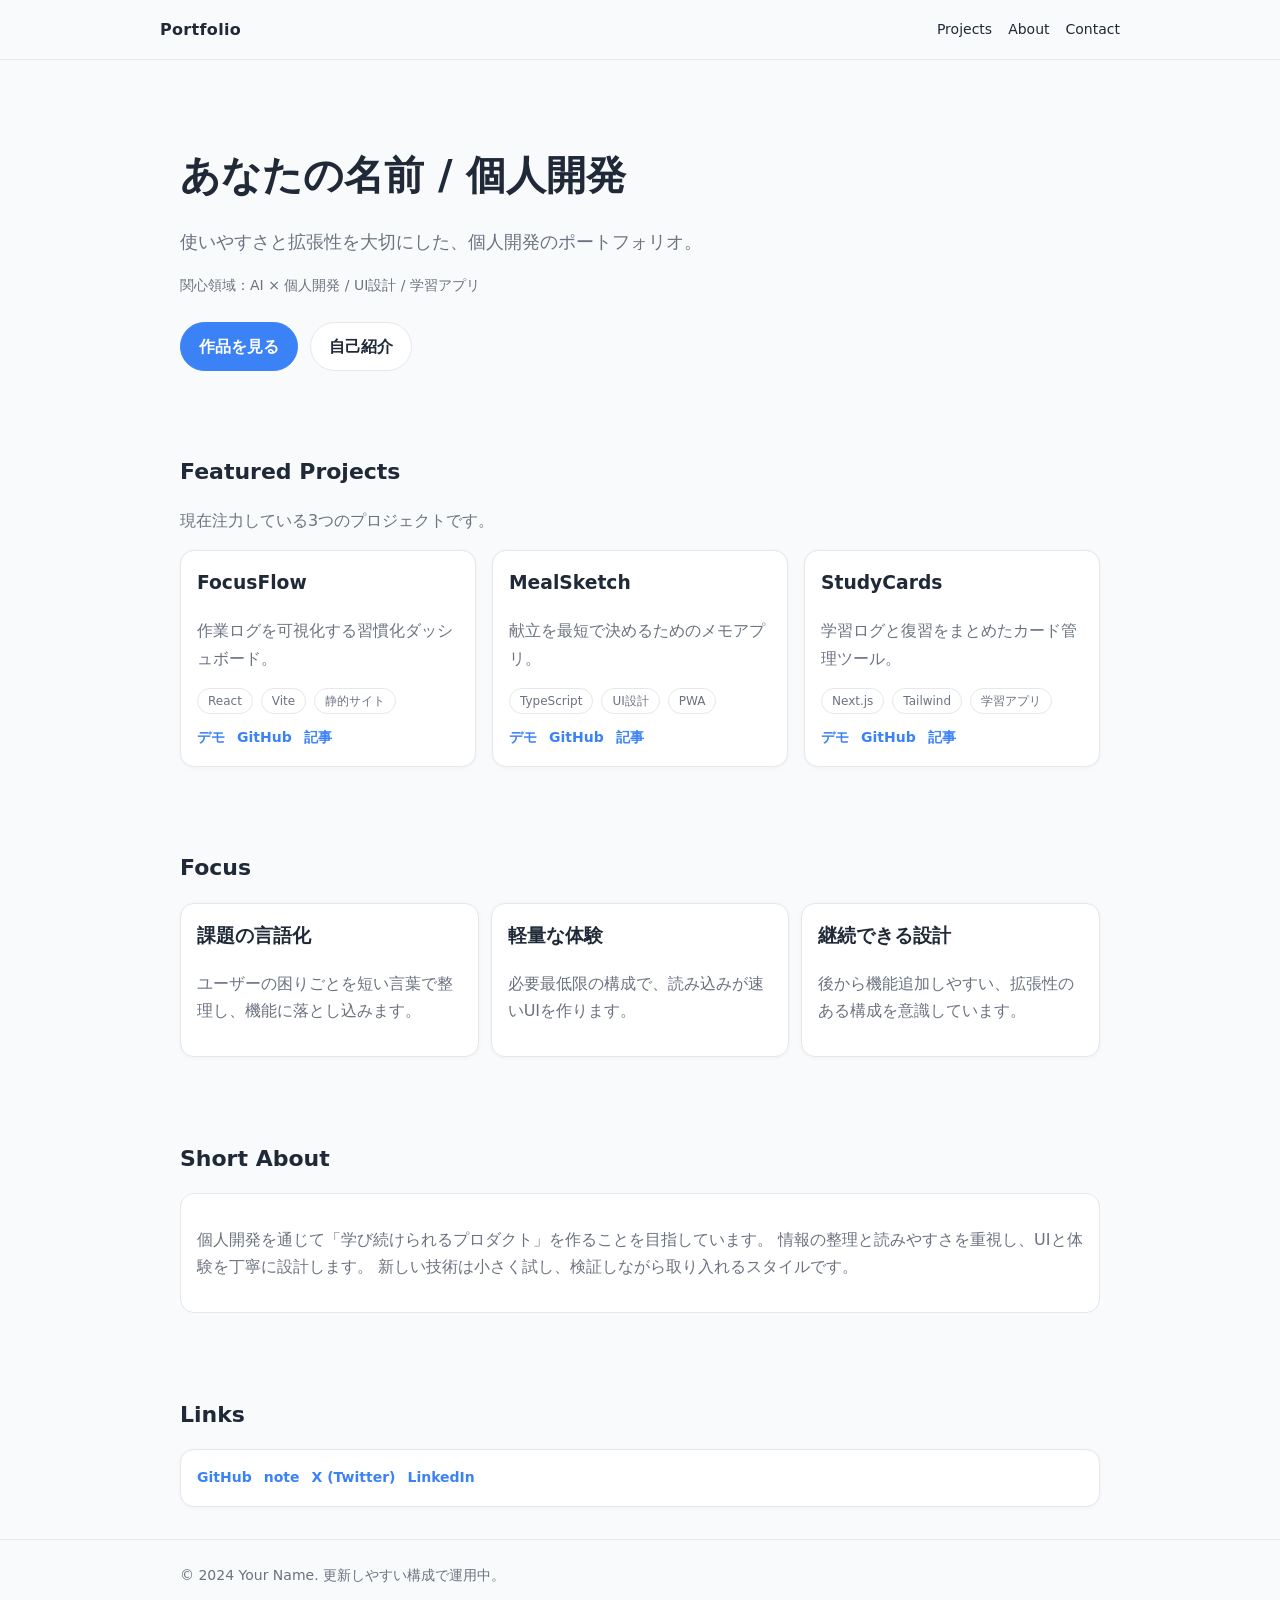
<file: index.html>
<!doctype html>
<html lang="ja">
  <head>
    <meta charset="UTF-8" />
    <meta name="viewport" content="width=device-width, initial-scale=1" />
    <title>ポートフォリオ | あなたの名前</title>
    <meta
      name="description"
      content="個人開発・UI設計を中心にした日本語メインのポートフォリオサイトです。"
    />
    <meta property="og:title" content="ポートフォリオ | あなたの名前" />
    <meta
      property="og:description"
      content="作品紹介と自己紹介をまとめたポートフォリオ。"
    />
    <meta property="og:type" content="website" />
    <link rel="stylesheet" href="styles.css" />
  </head>
  <body>
    <header>
      <div class="container nav">
        <a class="logo" href="index.html">Portfolio</a>
        <nav class="nav-links" aria-label="メインナビゲーション">
          <a href="projects.html">Projects</a>
          <a href="about.html">About</a>
          <a href="contact.html">Contact</a>
        </nav>
      </div>
    </header>

    <main class="container">
      <section class="hero">
        <h1>あなたの名前 / 個人開発</h1>
        <p class="lead">使いやすさと拡張性を大切にした、個人開発のポートフォリオ。</p>
        <p class="tags">関心領域：AI × 個人開発 / UI設計 / 学習アプリ</p>
        <div class="button-group">
          <a class="button primary" href="projects.html">作品を見る</a>
          <a class="button" href="about.html">自己紹介</a>
        </div>
      </section>

      <section class="section">
        <h2>Featured Projects</h2>
        <p>現在注力している3つのプロジェクトです。</p>
        <div class="card-grid" data-projects="featured"></div>
      </section>

      <section class="section">
        <h2>Focus</h2>
        <div class="focus-list">
          <div class="card">
            <h3>課題の言語化</h3>
            <p>ユーザーの困りごとを短い言葉で整理し、機能に落とし込みます。</p>
          </div>
          <div class="card">
            <h3>軽量な体験</h3>
            <p>必要最低限の構成で、読み込みが速いUIを作ります。</p>
          </div>
          <div class="card">
            <h3>継続できる設計</h3>
            <p>後から機能追加しやすい、拡張性のある構成を意識しています。</p>
          </div>
        </div>
      </section>

      <section class="section">
        <h2>Short About</h2>
        <div class="short-about">
          <p>
            個人開発を通じて「学び続けられるプロダクト」を作ることを目指しています。
            情報の整理と読みやすさを重視し、UIと体験を丁寧に設計します。
            新しい技術は小さく試し、検証しながら取り入れるスタイルです。
          </p>
        </div>
      </section>

      <section class="section">
        <h2>Links</h2>
        <div class="card">
          <div class="link-list">
            <a href="#">GitHub</a>
            <a href="#">note</a>
            <a href="#">X (Twitter)</a>
            <a href="#">LinkedIn</a>
          </div>
        </div>
      </section>
    </main>

    <footer>
      <div class="container">© 2024 Your Name. 更新しやすい構成で運用中。</div>
    </footer>
    <script type="module" src="main.js"></script>
  </body>
</html>
</file>
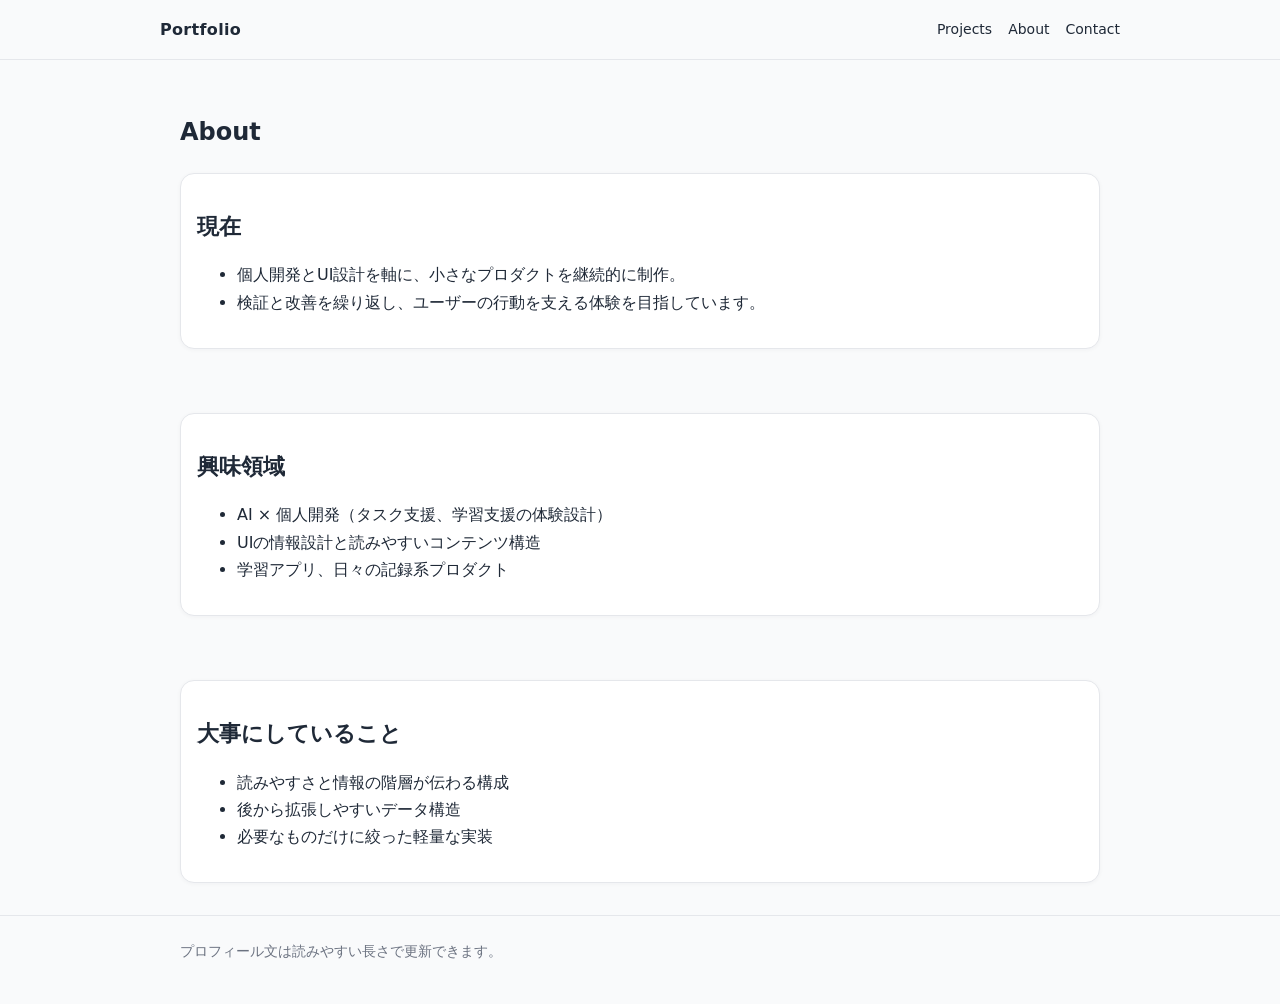
<file: about.html>
<!doctype html>
<html lang="ja">
  <head>
    <meta charset="UTF-8" />
    <meta name="viewport" content="width=device-width, initial-scale=1" />
    <title>About | あなたの名前</title>
    <meta name="description" content="プロフィールと価値観について。" />
    <link rel="stylesheet" href="styles.css" />
  </head>
  <body>
    <header>
      <div class="container nav">
        <a class="logo" href="index.html">Portfolio</a>
        <nav class="nav-links" aria-label="メインナビゲーション">
          <a href="projects.html">Projects</a>
          <a href="about.html">About</a>
          <a href="contact.html">Contact</a>
        </nav>
      </div>
    </header>

    <main class="container">
      <section class="section">
        <h1>About</h1>
        <div class="card">
          <h2>現在</h2>
          <ul>
            <li>個人開発とUI設計を軸に、小さなプロダクトを継続的に制作。</li>
            <li>検証と改善を繰り返し、ユーザーの行動を支える体験を目指しています。</li>
          </ul>
        </div>
      </section>

      <section class="section">
        <div class="card">
          <h2>興味領域</h2>
          <ul>
            <li>AI × 個人開発（タスク支援、学習支援の体験設計）</li>
            <li>UIの情報設計と読みやすいコンテンツ構造</li>
            <li>学習アプリ、日々の記録系プロダクト</li>
          </ul>
        </div>
      </section>

      <section class="section">
        <div class="card">
          <h2>大事にしていること</h2>
          <ul>
            <li>読みやすさと情報の階層が伝わる構成</li>
            <li>後から拡張しやすいデータ構造</li>
            <li>必要なものだけに絞った軽量な実装</li>
          </ul>
        </div>
      </section>
    </main>

    <footer>
      <div class="container">プロフィール文は読みやすい長さで更新できます。</div>
    </footer>
  </body>
</html>
</file>
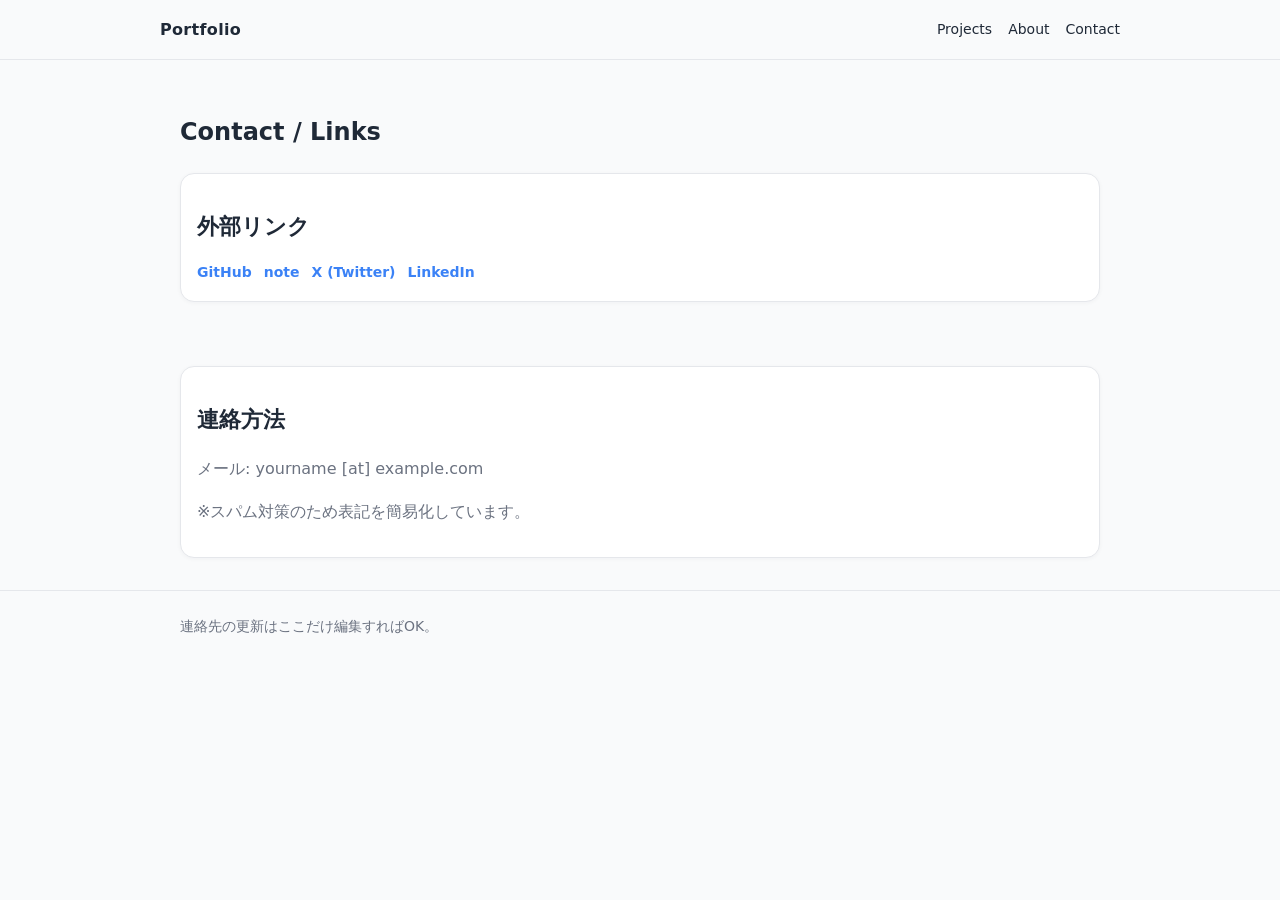
<file: contact.html>
<!doctype html>
<html lang="ja">
  <head>
    <meta charset="UTF-8" />
    <meta name="viewport" content="width=device-width, initial-scale=1" />
    <title>Contact | あなたの名前</title>
    <meta name="description" content="連絡先とリンク集。" />
    <link rel="stylesheet" href="styles.css" />
  </head>
  <body>
    <header>
      <div class="container nav">
        <a class="logo" href="index.html">Portfolio</a>
        <nav class="nav-links" aria-label="メインナビゲーション">
          <a href="projects.html">Projects</a>
          <a href="about.html">About</a>
          <a href="contact.html">Contact</a>
        </nav>
      </div>
    </header>

    <main class="container">
      <section class="section">
        <h1>Contact / Links</h1>
        <div class="card">
          <h2>外部リンク</h2>
          <div class="link-list">
            <a href="#">GitHub</a>
            <a href="#">note</a>
            <a href="#">X (Twitter)</a>
            <a href="#">LinkedIn</a>
          </div>
        </div>
      </section>

      <section class="section">
        <div class="card">
          <h2>連絡方法</h2>
          <p>メール: yourname [at] example.com</p>
          <p>※スパム対策のため表記を簡易化しています。</p>
        </div>
      </section>
    </main>

    <footer>
      <div class="container">連絡先の更新はここだけ編集すればOK。</div>
    </footer>
  </body>
</html>
</file>
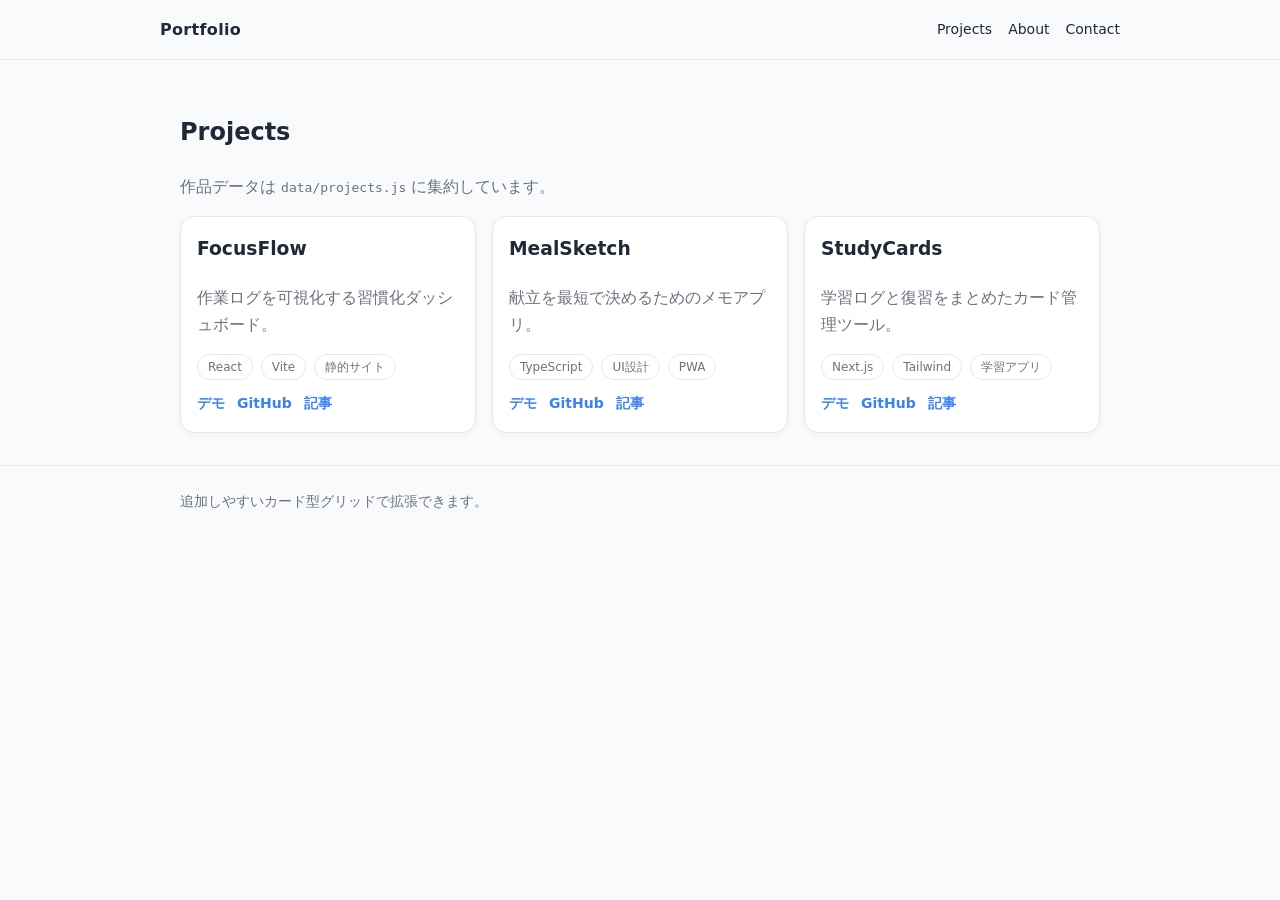
<file: projects.html>
<!doctype html>
<html lang="ja">
  <head>
    <meta charset="UTF-8" />
    <meta name="viewport" content="width=device-width, initial-scale=1" />
    <title>Projects | あなたの名前</title>
    <meta name="description" content="個人開発の作品一覧ページです。" />
    <link rel="stylesheet" href="styles.css" />
  </head>
  <body>
    <header>
      <div class="container nav">
        <a class="logo" href="index.html">Portfolio</a>
        <nav class="nav-links" aria-label="メインナビゲーション">
          <a href="projects.html">Projects</a>
          <a href="about.html">About</a>
          <a href="contact.html">Contact</a>
        </nav>
      </div>
    </header>

    <main class="container">
      <section class="section">
        <h1>Projects</h1>
        <p>作品データは <code>data/projects.js</code> に集約しています。</p>
        <div class="card-grid" data-projects="all"></div>
      </section>
    </main>

    <footer>
      <div class="container">追加しやすいカード型グリッドで拡張できます。</div>
    </footer>
    <script type="module" src="main.js"></script>
  </body>
</html>
</file>
<file: styles.css>
:root {
  --bg: #f9fafb;
  --surface: #ffffff;
  --text: #1f2937;
  --muted: #6b7280;
  --border: #e5e7eb;
  --accent: #3b82f6;
}

* {
  box-sizing: border-box;
}

body {
  margin: 0;
  font-family: "Hiragino Sans", "Noto Sans JP", "Yu Gothic", "Segoe UI", system-ui, sans-serif;
  background: var(--bg);
  color: var(--text);
  line-height: 1.7;
}

img {
  max-width: 100%;
}

a {
  color: inherit;
  text-decoration: none;
}

a:focus-visible,
button:focus-visible {
  outline: 2px solid var(--accent);
  outline-offset: 2px;
}

.container {
  width: min(100%, 960px);
  margin: 0 auto;
  padding: 0 20px;
}

header {
  position: sticky;
  top: 0;
  background: rgba(249, 250, 251, 0.95);
  border-bottom: 1px solid var(--border);
  backdrop-filter: blur(8px);
  z-index: 10;
}

.nav {
  display: flex;
  align-items: center;
  justify-content: space-between;
  padding: 16px 0;
}

.nav a.logo {
  font-weight: 700;
  letter-spacing: 0.02em;
}

.nav-links {
  display: flex;
  gap: 16px;
  font-size: 14px;
}

.hero {
  padding: 48px 0 32px;
}

.hero h1 {
  font-size: clamp(28px, 5vw, 40px);
  margin-bottom: 12px;
}

.hero p.lead {
  font-size: 18px;
  margin-bottom: 16px;
  color: var(--muted);
}

.hero .tags {
  color: var(--muted);
  font-size: 14px;
  margin-bottom: 24px;
}

.button-group {
  display: flex;
  flex-wrap: wrap;
  gap: 12px;
}

.button {
  padding: 10px 18px;
  border-radius: 999px;
  border: 1px solid var(--border);
  font-weight: 600;
  background: var(--surface);
}

.button.primary {
  background: var(--accent);
  color: white;
  border-color: var(--accent);
}

.section {
  padding: 32px 0;
}

.section h2 {
  font-size: 22px;
  margin-bottom: 16px;
}

.section p {
  color: var(--muted);
}

.card-grid {
  display: grid;
  gap: 16px;
}

.card {
  background: var(--surface);
  border: 1px solid var(--border);
  border-radius: 14px;
  padding: 16px;
  box-shadow: 0 1px 4px rgba(15, 23, 42, 0.04);
}

.card h3 {
  margin-top: 0;
}

.tag-list {
  display: flex;
  flex-wrap: wrap;
  gap: 8px;
  margin: 12px 0;
}

.tag {
  border: 1px solid var(--border);
  border-radius: 999px;
  padding: 2px 10px;
  font-size: 12px;
  color: var(--muted);
}

.link-list {
  display: flex;
  flex-wrap: wrap;
  gap: 12px;
  font-size: 14px;
}

.link-list a {
  color: var(--accent);
  font-weight: 600;
}

.focus-list {
  display: grid;
  gap: 12px;
}

.short-about {
  background: var(--surface);
  border: 1px solid var(--border);
  border-radius: 14px;
  padding: 16px;
}

footer {
  border-top: 1px solid var(--border);
  padding: 24px 0 40px;
  color: var(--muted);
  font-size: 14px;
}

@media (min-width: 768px) {
  .card-grid {
    grid-template-columns: repeat(3, 1fr);
  }

  .focus-list {
    grid-template-columns: repeat(3, 1fr);
  }
}
</file>
